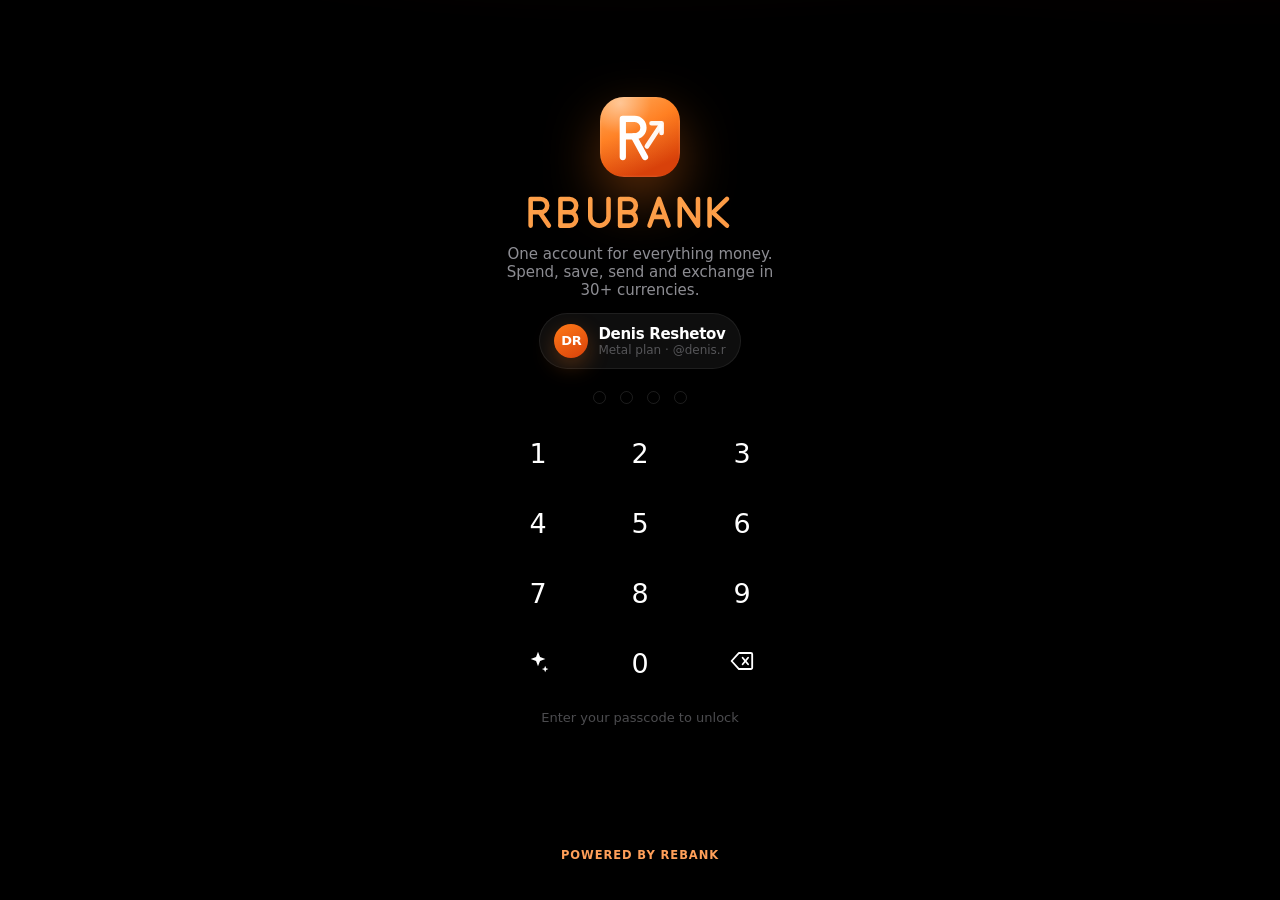
<file: index.html>
<!doctype html>
<html lang="en">
<head>
<meta charset="utf-8" />
<meta name="viewport" content="width=device-width, initial-scale=1, viewport-fit=cover, maximum-scale=1, user-scalable=no" />
<meta name="theme-color" content="#000000" />
<title>RBUBANK — one account for everything money</title>
<meta name="description" content="RBUBANK — a mobile-first neobank MVP: multi-currency accounts, instant transfers, cards, vaults, FX and analytics." />
<meta name="apple-mobile-web-app-capable" content="yes" />
<meta name="apple-mobile-web-app-status-bar-style" content="black-translucent" />
<meta name="mobile-web-app-capable" content="yes" />
<meta property="og:title" content="RBUBANK" />
<meta property="og:description" content="One account for everything money. Mobile-first neobank MVP." />
<meta property="og:type" content="website" />
<link rel="icon" href="icon.svg" type="image/svg+xml" />
<link rel="apple-touch-icon" href="icon.svg" />
<link rel="stylesheet" href="styles.css?v=12" />
</head>
<body>
  <div class="aurora" aria-hidden="true"></div>
  <div id="app">
    <main id="view" role="main"></main>
    <nav id="tabbar" class="tabbar is-hidden" aria-label="Primary"></nav>
  </div>
  <div id="sheet-root"></div>
  <div id="toast-root" aria-live="polite"></div>

  <script src="src/data.js?v=12"></script>
  <script src="src/ui.js?v=12"></script>
  <script src="src/views-money.js?v=12"></script>
  <script src="src/views-flows.js?v=12"></script>
  <script src="src/views-account.js?v=12"></script>
  <script src="src/views-receipt.js?v=12"></script>
  <script src="src/app.js?v=12"></script>
</body>
</html>
</file>
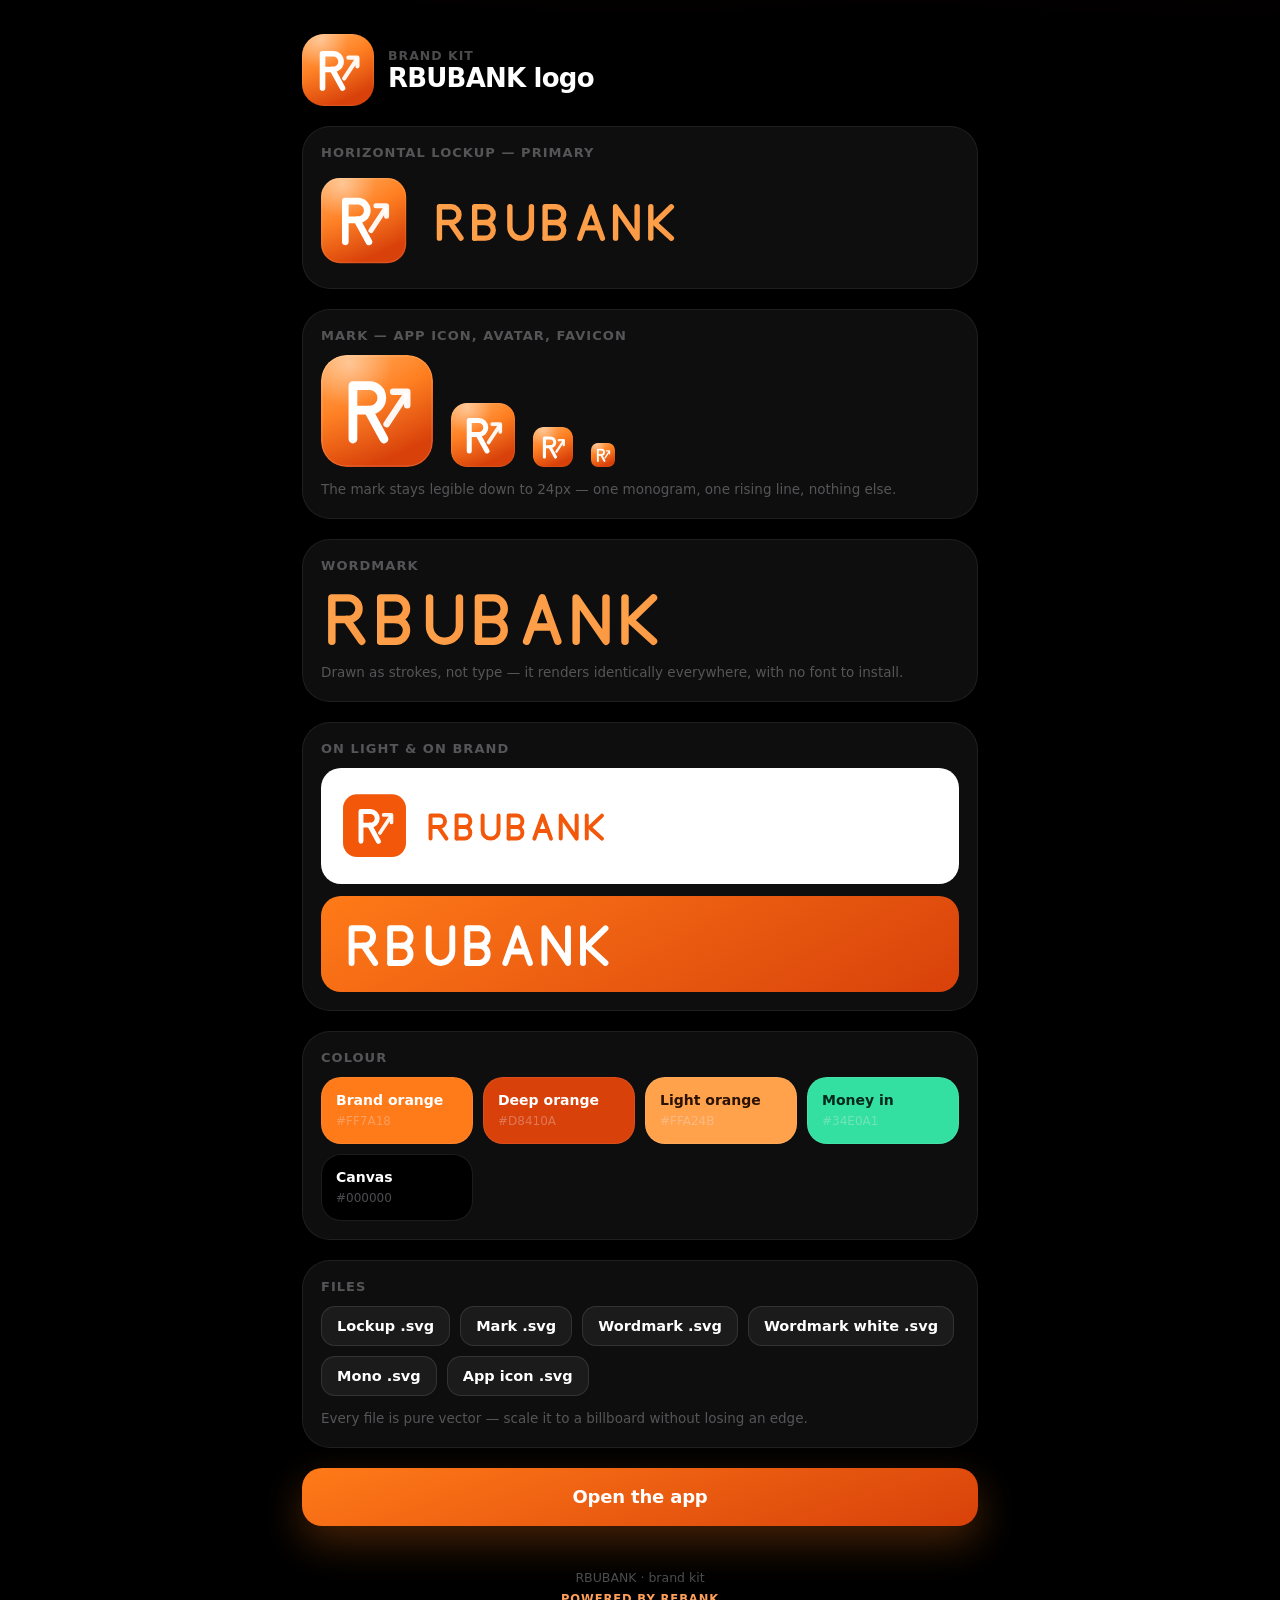
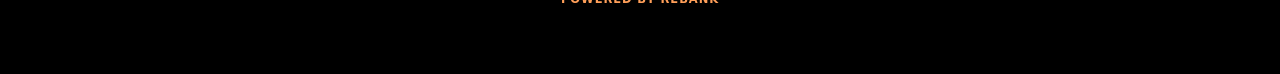
<file: brand.html>
<!doctype html>
<html lang="en">
<head>
<meta charset="utf-8" />
<meta name="viewport" content="width=device-width, initial-scale=1, viewport-fit=cover" />
<meta name="theme-color" content="#000000" />
<title>RBUBANK — logo & brand</title>
<meta name="description" content="RBUBANK logo: vector mark, wordmark, lockups and brand colours." />
<link rel="icon" href="icon.svg" type="image/svg+xml" />
<link rel="stylesheet" href="styles.css?v=12" />
<style>
  html, body { overflow: auto; height: auto; }
  .page { max-width: 720px; margin: 0 auto; padding: calc(env(safe-area-inset-top) + 34px) 22px 60px; }
  .bar { display: flex; align-items: center; gap: 14px; flex-wrap: wrap; }
  .swatch-grid { display: grid; grid-template-columns: repeat(auto-fit, minmax(132px, 1fr)); gap: 10px; }
  .swatch { border-radius: var(--radius-m); padding: 14px; border: 1px solid var(--hairline-soft); }
  .swatch b { display: block; font-size: 14px; margin-bottom: 2px; }
  .swatch span { font-size: 12px; color: var(--text-3); font-variant-numeric: tabular-nums; }
  .chip-row { display: flex; gap: 10px; flex-wrap: wrap; }
  .dl { display: inline-flex; align-items: center; gap: 8px; padding: 11px 15px; border-radius: 14px;
        background: var(--surface); border: 1px solid var(--hairline); color: var(--text);
        text-decoration: none; font-size: 14.5px; font-weight: 620; }
  .dl:hover { border-color: color-mix(in srgb, var(--accent-1) 55%, transparent); }
  .on-light { background: #fff; border-radius: var(--radius-m); padding: 22px; }
  .on-brand { background: linear-gradient(150deg, var(--accent-1), var(--accent-2)); border-radius: var(--radius-m); padding: 22px; }
  .sizes { display: flex; align-items: flex-end; gap: 18px; flex-wrap: wrap; }
  img { display: block; }
</style>
</head>
<body>
  <div class="aurora" aria-hidden="true"></div>
  <div class="page stack">
    <div class="bar">
      <img src="brand/logo-mark.svg" width="72" height="72" alt="RBUBANK" style="border-radius:22px" />
      <div>
        <div class="eyebrow">Brand kit</div>
        <h1 class="head-title" style="font-size:26px">RBUBANK logo</h1>
      </div>
    </div>

    <div class="card">
      <div class="card-title">Horizontal lockup — primary</div>
      <img src="brand/logo-horizontal.svg" style="width:100%;max-width:460px" alt="RBUBANK" />
    </div>

    <div class="card">
      <div class="card-title">Mark — app icon, avatar, favicon</div>
      <div class="sizes">
        <img src="brand/logo-mark.svg" width="112" height="112" style="border-radius:26px" alt="" />
        <img src="brand/logo-mark.svg" width="64" height="64" style="border-radius:16px" alt="" />
        <img src="brand/logo-mark.svg" width="40" height="40" style="border-radius:11px" alt="" />
        <img src="brand/logo-mark.svg" width="24" height="24" style="border-radius:7px" alt="" />
      </div>
      <div class="muted" style="font-size:13.5px;line-height:1.55;margin-top:12px">The mark stays legible down to 24px — one monogram, one rising line, nothing else.</div>
    </div>

    <div class="card">
      <div class="card-title">Wordmark</div>
      <img src="brand/logo-wordmark.svg" style="width:100%;max-width:380px" alt="RBUBANK" />
      <div class="muted" style="font-size:13.5px;line-height:1.55;margin-top:12px">Drawn as strokes, not type — it renders identically everywhere, with no font to install.</div>
    </div>

    <div class="card">
      <div class="card-title">On light & on brand</div>
      <div class="stack is-sm">
        <div class="on-light"><img src="brand/logo-horizontal-mono.svg" style="width:100%;max-width:340px" alt="RBUBANK" /></div>
        <div class="on-brand"><img src="brand/logo-wordmark-white.svg" style="width:100%;max-width:300px" alt="RBUBANK" /></div>
      </div>
    </div>

    <div class="card">
      <div class="card-title">Colour</div>
      <div class="swatch-grid">
        <div class="swatch" style="background:#FF7A18"><b>Brand orange</b><span>#FF7A18</span></div>
        <div class="swatch" style="background:#D8410A"><b>Deep orange</b><span>#D8410A</span></div>
        <div class="swatch" style="background:#FFA24B;color:#2b1204"><b>Light orange</b><span>#FFA24B</span></div>
        <div class="swatch" style="background:#34E0A1;color:#03291c"><b>Money in</b><span>#34E0A1</span></div>
        <div class="swatch" style="background:#000;border-color:var(--hairline)"><b>Canvas</b><span>#000000</span></div>
      </div>
    </div>

    <div class="card">
      <div class="card-title">Files</div>
      <div class="chip-row">
        <a class="dl" href="brand/logo-horizontal.svg" download>Lockup .svg</a>
        <a class="dl" href="brand/logo-mark.svg" download>Mark .svg</a>
        <a class="dl" href="brand/logo-wordmark.svg" download>Wordmark .svg</a>
        <a class="dl" href="brand/logo-wordmark-white.svg" download>Wordmark white .svg</a>
        <a class="dl" href="brand/logo-horizontal-mono.svg" download>Mono .svg</a>
        <a class="dl" href="icon.svg" download>App icon .svg</a>
      </div>
      <div class="muted" style="font-size:13.5px;line-height:1.55;margin-top:12px">Every file is pure vector — scale it to a billboard without losing an edge.</div>
    </div>

    <div class="actions">
      <a class="btn btn-primary" href="./" style="display:grid;place-items:center;text-decoration:none">Open the app</a>
    </div>

    <div class="footer">
      <div>RBUBANK · brand kit</div>
      <div class="footer-brand">Powered by REBANK</div>
    </div>
  </div>
</body>
</html>
</file>
<file: styles.css>
/* RBUBANK — design system.
   One layer: black canvas, oversized typography, hairline rules, a single
   accent that carries the whole product. Everything else is air.
   Derived from the BurpiOpus design code. */

:root {
  color-scheme: dark;

  --safe-top: env(safe-area-inset-top, 0px);
  --safe-bottom: env(safe-area-inset-bottom, 0px);
  --safe-left: env(safe-area-inset-left, 0px);
  --safe-right: env(safe-area-inset-right, 0px);

  --bg: #000000;
  --surface: rgba(255, 255, 255, 0.055);
  --surface-strong: rgba(255, 255, 255, 0.10);
  --hairline: rgba(255, 255, 255, 0.11);
  --hairline-soft: rgba(255, 255, 255, 0.07);

  --text: #ffffff;
  --text-2: rgba(235, 235, 245, 0.60);
  --text-3: rgba(235, 235, 245, 0.32);

  /* Brand orange, straight off the logo. Money-in stays mint and warnings
     go yellow so nothing competes with the brand colour. */
  --accent-1: #ff7a18;
  --accent-2: #d8410a;
  --accent-soft: rgba(255, 122, 24, 0.16);

  --credit: #34e0a1;
  --warn: #ffd166;
  --danger: #ff4d6d;

  --radius-l: 28px;
  --radius-m: 20px;
  --radius-s: 14px;

  --ease: cubic-bezier(0.32, 0.72, 0, 1);
  --gutter: 22px;

  --font: -apple-system, BlinkMacSystemFont, "SF Pro Display", "SF Pro Text",
    "Helvetica Neue", "Inter", system-ui, "Segoe UI", Roboto, sans-serif;
}

* {
  box-sizing: border-box;
  -webkit-tap-highlight-color: transparent;
}

html, body, #app {
  user-select: none;
  -webkit-user-select: none;
  -webkit-touch-callout: none;
}

input, textarea, select, [contenteditable="true"], .selectable {
  user-select: text;
  -webkit-user-select: text;
  -webkit-touch-callout: default;
}

html, body {
  margin: 0;
  padding: 0;
  height: 100%;
  overflow: hidden;
  background: var(--bg);
  overscroll-behavior: none;
}

body {
  font-family: var(--font);
  color: var(--text);
  -webkit-font-smoothing: antialiased;
  text-rendering: optimizeLegibility;
  font-synthesis-weight: none;
}

#app {
  position: fixed;
  inset: 0;
  display: flex;
  flex-direction: column;
  min-height: 0;
  isolation: isolate;
}

/* The aurora is the only source of colour in the background. It re-tints with
   the active screen, so each part of the app "sounds" slightly different. */
.aurora {
  position: fixed;
  inset: -25% -25% auto -25%;
  height: 76vh;
  pointer-events: none;
  z-index: 0;
  background:
    radial-gradient(58% 46% at 50% 0%, color-mix(in srgb, var(--accent-1) 32%, transparent) 0%, transparent 72%),
    radial-gradient(42% 34% at 80% 10%, color-mix(in srgb, var(--accent-2) 26%, transparent) 0%, transparent 70%);
  filter: blur(30px);
  opacity: 0.72;
  transition: background 620ms var(--ease), opacity 620ms var(--ease);
}

#view {
  position: relative;
  z-index: 1;
  flex: 1;
  min-height: 0;
  display: flex;
  flex-direction: column;
  overflow-y: auto;
  overflow-x: hidden;
  -webkit-overflow-scrolling: touch;
  padding: calc(var(--safe-top) + 14px) calc(var(--gutter) + var(--safe-right))
           30px calc(var(--gutter) + var(--safe-left));
  scrollbar-width: none;
}

#view::-webkit-scrollbar { display: none; }

.screen {
  display: flex;
  flex-direction: column;
  flex: 1;
  min-height: 0;
  gap: 20px;
  width: 100%;
  max-width: 520px;
  margin: 0 auto;
  animation: screen-in 380ms var(--ease) both;
}

/* Screen children keep their natural height: the column is a scroller,
   not a place where cards get squeezed. */
.screen > * { flex: 0 0 auto; }

@keyframes screen-in {
  from { opacity: 0; transform: translateY(14px) scale(0.986); }
  to   { opacity: 1; transform: none; }
}

/* ------------------------------------------------------------------ text */

.eyebrow {
  font-size: 12.5px;
  font-weight: 590;
  letter-spacing: 0.08em;
  text-transform: uppercase;
  color: var(--text-3);
}

.head {
  display: flex;
  align-items: flex-start;
  justify-content: space-between;
  gap: 12px;
}

.head-title {
  font-size: 30px;
  font-weight: 700;
  letter-spacing: -0.03em;
  line-height: 1.05;
  margin: 2px 0 0;
}

.section-title {
  font-size: 13px;
  font-weight: 640;
  letter-spacing: 0.08em;
  text-transform: uppercase;
  color: var(--text-3);
  margin: 0;
}

.section-head {
  display: flex;
  align-items: baseline;
  justify-content: space-between;
  gap: 10px;
}

.link {
  background: none;
  border: 0;
  padding: 0;
  font: inherit;
  font-size: 14px;
  font-weight: 620;
  color: color-mix(in srgb, var(--accent-1) 72%, white);
  cursor: pointer;
}

.muted { color: var(--text-3); }
.num { font-variant-numeric: tabular-nums; }
.credit { color: var(--credit); }

/* ------------------------------------------------------------------ chrome */

.topbar {
  display: flex;
  align-items: center;
  gap: 12px;
}

.avatar {
  width: 42px;
  height: 42px;
  border-radius: 50%;
  flex: 0 0 auto;
  display: grid;
  place-items: center;
  font-size: 16px;
  font-weight: 700;
  letter-spacing: -0.02em;
  color: #fff;
  background: linear-gradient(150deg, var(--accent-1), var(--accent-2));
  box-shadow: 0 8px 22px color-mix(in srgb, var(--accent-1) 28%, transparent);
}

.avatar.is-sm { width: 34px; height: 34px; font-size: 13px; }
.avatar.is-lg { width: 76px; height: 76px; font-size: 27px; }

.topbar-main { flex: 1; min-width: 0; }
.topbar-hello { font-size: 13px; color: var(--text-3); }
.topbar-name { font-size: 17px; font-weight: 660; letter-spacing: -0.02em; }

.icon-btn {
  width: 40px;
  height: 40px;
  flex: 0 0 auto;
  border-radius: 50%;
  display: grid;
  place-items: center;
  background: var(--surface);
  border: 1px solid var(--hairline-soft);
  color: var(--text);
  cursor: pointer;
  position: relative;
  transition: transform 180ms var(--ease), background 200ms var(--ease);
}
.icon-btn:active { transform: scale(0.92); }
.icon-btn svg { width: 20px; height: 20px; }

.icon-btn .dot {
  position: absolute;
  top: 8px; right: 9px;
  width: 8px; height: 8px;
  border-radius: 50%;
  background: var(--accent-1);
  border: 2px solid #000;
}

.back-btn {
  align-self: flex-start;
  display: inline-flex;
  align-items: center;
  gap: 6px;
  padding: 7px 14px 7px 9px;
  border-radius: 999px;
  background: var(--surface);
  border: 1px solid var(--hairline-soft);
  color: var(--text-2);
  font: inherit;
  font-size: 14px;
  font-weight: 620;
  cursor: pointer;
}
.back-btn:active { transform: scale(0.95); }
.back-btn svg { width: 16px; height: 16px; }

/* ------------------------------------------------------------------ pills */

.pill-row { display: flex; gap: 8px; flex-wrap: wrap; }

.pill {
  display: inline-flex;
  align-items: center;
  gap: 6px;
  padding: 7px 13px;
  border-radius: 999px;
  background: var(--surface);
  border: 1px solid var(--hairline-soft);
  font-size: 13.5px;
  font-weight: 620;
  letter-spacing: -0.01em;
  white-space: nowrap;
  color: var(--text);
  cursor: pointer;
  font-family: inherit;
  backdrop-filter: blur(20px) saturate(140%);
  -webkit-backdrop-filter: blur(20px) saturate(140%);
  transition: background 220ms var(--ease), border-color 220ms var(--ease), color 220ms var(--ease);
}
.pill.is-static { cursor: default; }
.pill.is-muted { color: var(--text-2); }
.pill.is-on {
  background: color-mix(in srgb, var(--accent-1) 20%, transparent);
  border-color: color-mix(in srgb, var(--accent-1) 55%, transparent);
  color: #fff;
}
.pill.is-good { color: var(--credit); border-color: color-mix(in srgb, var(--credit) 34%, transparent); }
.pill.is-accent { color: color-mix(in srgb, var(--accent-1) 80%, white); }
.pill:active { transform: scale(0.96); }

.scroll-row {
  display: flex;
  gap: 8px;
  overflow-x: auto;
  scrollbar-width: none;
  margin: 0 calc(var(--gutter) * -1);
  padding: 2px var(--gutter);
}
.scroll-row::-webkit-scrollbar { display: none; }
.scroll-row > * { flex: 0 0 auto; }

/* ------------------------------------------------------------------ hero */

.hero {
  display: flex;
  flex-direction: column;
  gap: 2px;
  padding: 4px 0 0;
}

.hero-label {
  font-size: 12.5px;
  font-weight: 640;
  letter-spacing: 0.14em;
  text-transform: uppercase;
  color: color-mix(in srgb, var(--accent-1) 78%, white);
}

.hero-number {
  font-size: clamp(46px, 13.5vw, 66px);
  font-weight: 700;
  line-height: 1.02;
  letter-spacing: -0.045em;
  font-variant-numeric: tabular-nums;
  background: linear-gradient(178deg, #ffffff 10%, color-mix(in srgb, var(--accent-1) 55%, #ffffff) 100%);
  -webkit-background-clip: text;
  background-clip: text;
  color: transparent;
  filter: drop-shadow(0 12px 40px color-mix(in srgb, var(--accent-1) 22%, transparent));
}
.hero-number .cents { font-size: 0.52em; letter-spacing: -0.02em; }
.hero-number .cur { font-size: 0.5em; color: var(--text-3); -webkit-text-fill-color: currentColor; margin-left: 6px; }

.hero-note { font-size: 14px; color: var(--text-3); margin-top: 4px; }

/* --------------------------------------------------------------- cards */

.card {
  background: var(--surface);
  border: 1px solid var(--hairline-soft);
  border-radius: var(--radius-l);
  padding: 18px;
  backdrop-filter: blur(24px) saturate(150%);
  -webkit-backdrop-filter: blur(24px) saturate(150%);
}

.card.is-tight { padding: 14px 16px; }
.card.is-flat { background: transparent; border-color: var(--hairline-soft); }

.card-title {
  font-size: 13px;
  font-weight: 640;
  letter-spacing: 0.08em;
  text-transform: uppercase;
  color: var(--text-3);
  margin: 0 0 12px;
}

.stack { display: flex; flex-direction: column; gap: 20px; }
.stack.is-sm { gap: 12px; }
.spacer { flex: 1; min-height: 8px; }

/* --------------------------------------------------------------- buttons */

.btn {
  appearance: none;
  border: 0;
  font-family: inherit;
  cursor: pointer;
  transition: transform 180ms var(--ease), opacity 180ms var(--ease),
              background 220ms var(--ease), border-color 220ms var(--ease);
}
.btn:active { transform: scale(0.965); }
.btn:disabled { opacity: 0.38; cursor: default; }
.btn:disabled:active { transform: none; }

.btn-primary {
  width: 100%;
  min-height: 58px;
  border-radius: 20px;
  background: linear-gradient(160deg, var(--accent-1), var(--accent-2));
  color: #fff;
  font-size: 18px;
  font-weight: 680;
  letter-spacing: -0.01em;
  box-shadow: 0 16px 40px color-mix(in srgb, var(--accent-1) 28%, transparent);
}

.btn-ghost {
  width: 100%;
  min-height: 52px;
  border-radius: 18px;
  background: var(--surface);
  border: 1px solid var(--hairline);
  color: var(--text);
  font-size: 16.5px;
  font-weight: 640;
}

.btn-danger { color: var(--danger); }

.actions { display: flex; flex-direction: column; gap: 10px; }

/* ------------------------------------------------------- quick actions */

.quick-grid {
  display: grid;
  grid-template-columns: repeat(4, 1fr);
  gap: 8px;
}

.quick {
  display: flex;
  flex-direction: column;
  align-items: center;
  gap: 8px;
  padding: 14px 4px 12px;
  border-radius: var(--radius-m);
  background: var(--surface);
  border: 1px solid var(--hairline-soft);
  color: var(--text);
  font-family: inherit;
  cursor: pointer;
  transition: transform 180ms var(--ease), background 220ms var(--ease);
}
.quick:active { transform: scale(0.95); background: var(--surface-strong); }
.quick svg { width: 22px; height: 22px; color: color-mix(in srgb, var(--accent-1) 85%, white); }
.quick-label { font-size: 11.5px; font-weight: 620; letter-spacing: -0.01em; color: var(--text-2); }

/* --------------------------------------------------------------- rows */

.rows { display: flex; flex-direction: column; }

.row {
  display: flex;
  align-items: center;
  gap: 12px;
  min-height: 56px;
  padding: 11px 0;
  border-bottom: 1px solid var(--hairline-soft);
  background: none;
  border-left: 0; border-right: 0; border-top: 0;
  color: var(--text);
  font-family: inherit;
  text-align: left;
  width: 100%;
}
.row:last-child { border-bottom: 0; }
button.row { cursor: pointer; transition: opacity 160ms var(--ease); }
button.row:active { opacity: 0.55; }

.row-main { flex: 1; min-width: 0; }
.row-title {
  font-size: 16px;
  font-weight: 620;
  letter-spacing: -0.015em;
  white-space: nowrap;
  overflow: hidden;
  text-overflow: ellipsis;
  display: flex;
  align-items: center;
  min-width: 0;
}

/* Only the name truncates — a badge next to it must always stay readable. */
.row-title .title-text { overflow: hidden; text-overflow: ellipsis; white-space: nowrap; min-width: 0; }
.row-title .tag { flex: 0 0 auto; }
.row-sub {
  font-size: 13px;
  color: var(--text-3);
  margin-top: 2px;
  white-space: nowrap;
  overflow: hidden;
  text-overflow: ellipsis;
}
.row-value { font-size: 16px; font-weight: 620; font-variant-numeric: tabular-nums; letter-spacing: -0.015em; }
.row-value-sub { font-size: 12.5px; color: var(--text-3); margin-top: 2px; text-align: right; }
.row-end { display: flex; flex-direction: column; align-items: flex-end; flex: 0 0 auto; }
.row-chev { color: var(--text-3); flex: 0 0 auto; }
.row-chev svg { width: 18px; height: 18px; display: block; }

/* Merchant / counterparty glyph */
.glyph {
  width: 44px;
  height: 44px;
  border-radius: 14px;
  flex: 0 0 auto;
  display: grid;
  place-items: center;
  font-size: 15px;
  font-weight: 680;
  letter-spacing: -0.02em;
  background: var(--surface-strong);
  border: 1px solid var(--hairline-soft);
  color: var(--text);
}
.glyph svg { width: 20px; height: 20px; }
.glyph.is-credit { background: color-mix(in srgb, var(--credit) 18%, transparent); border-color: color-mix(in srgb, var(--credit) 32%, transparent); color: var(--credit); }
.glyph.is-accent { background: var(--accent-soft); border-color: color-mix(in srgb, var(--accent-1) 34%, transparent); color: color-mix(in srgb, var(--accent-1) 82%, white); }
.glyph.is-warn { background: color-mix(in srgb, var(--warn) 16%, transparent); border-color: color-mix(in srgb, var(--warn) 30%, transparent); color: var(--warn); }
.glyph.is-round { border-radius: 50%; }

.status-dot {
  display: inline-block;
  width: 6px; height: 6px;
  border-radius: 50%;
  margin-right: 5px;
  vertical-align: middle;
  background: var(--warn);
}

.day-head {
  font-size: 12.5px;
  font-weight: 620;
  letter-spacing: 0.06em;
  text-transform: uppercase;
  color: var(--text-3);
  padding: 16px 0 6px;
}

/* --------------------------------------------------------------- bank card */

.bankcard {
  position: relative;
  border-radius: 24px;
  padding: 20px;
  min-height: 196px;
  display: flex;
  flex-direction: column;
  justify-content: space-between;
  overflow: hidden;
  border: 1px solid var(--hairline);
  background:
    radial-gradient(120% 90% at 12% 4%, rgba(255,255,255,0.16) 0%, transparent 58%),
    linear-gradient(152deg, #4a2409 0%, #23100a 52%, #080403 100%);
  box-shadow: 0 24px 60px rgba(0,0,0,0.55);
  transition: opacity 300ms var(--ease), filter 300ms var(--ease);
}
.bankcard.is-metal {
  background:
    radial-gradient(120% 90% at 12% 4%, rgba(255,255,255,0.22) 0%, transparent 55%),
    linear-gradient(152deg, #4a4f5c 0%, #21242c 55%, #0b0c10 100%);
}
.bankcard.is-frozen { filter: saturate(0.25) brightness(0.72); }
.bankcard-top { display: flex; align-items: flex-start; justify-content: space-between; }
.bankcard-brand { font-size: 15px; font-weight: 760; letter-spacing: 0.16em; }
.bankcard-kind { font-size: 11.5px; font-weight: 620; letter-spacing: 0.1em; text-transform: uppercase; color: var(--text-2); margin-top: 3px; }
.bankcard-chip {
  width: 38px; height: 28px; border-radius: 7px;
  background: linear-gradient(140deg, #e8d8a6, #b99b4f);
  opacity: 0.9;
}
.bankcard-num { font-size: 19px; font-weight: 620; letter-spacing: 0.12em; font-variant-numeric: tabular-nums; }
.bankcard-bottom { display: flex; align-items: flex-end; justify-content: space-between; gap: 12px; }
.bankcard-holder { font-size: 12.5px; letter-spacing: 0.08em; text-transform: uppercase; color: var(--text-2); }
.bankcard-meta { font-size: 12.5px; color: var(--text-2); font-variant-numeric: tabular-nums; }
.bankcard-net { font-size: 14px; font-weight: 700; letter-spacing: 0.05em; }
.bankcard-frozen-tag {
  position: absolute;
  inset: auto 0 50% 0;
  text-align: center;
  font-size: 13px;
  font-weight: 700;
  letter-spacing: 0.2em;
  text-transform: uppercase;
  color: #fff;
}

/* --------------------------------------------------------------- charts */

.chart {
  display: grid;
  grid-auto-flow: column;
  grid-auto-columns: 1fr;
  align-items: end;
  gap: 5px;
  height: 132px;
}
.chart-col { display: flex; flex-direction: column; align-items: center; gap: 6px; height: 100%; justify-content: flex-end; }
.chart-stack { display: flex; flex-direction: column; justify-content: flex-end; gap: 3px; width: 100%; height: 100%; }
.chart-bar {
  width: 100%;
  border-radius: 5px;
  background: linear-gradient(180deg, var(--accent-1), var(--accent-2));
  min-height: 3px;
  transition: height 500ms var(--ease);
}
.chart-bar.is-credit { background: linear-gradient(180deg, var(--credit), #17a175); }
.chart-bar.is-ghost { background: rgba(255,255,255,0.13); }
.chart-x { font-size: 10px; color: var(--text-3); letter-spacing: 0.02em; }
.chart-legend { display: flex; gap: 14px; font-size: 12.5px; color: var(--text-2); }
.legend-key { display: inline-flex; align-items: center; gap: 6px; }
.legend-swatch { width: 9px; height: 9px; border-radius: 3px; }

.bar-line { display: flex; flex-direction: column; gap: 9px; }
.bar-item { display: flex; align-items: center; gap: 11px; }
.bar-track { flex: 1; height: 7px; border-radius: 999px; background: rgba(255,255,255,0.08); overflow: hidden; }
.bar-fill { height: 100%; border-radius: 999px; background: linear-gradient(90deg, var(--accent-1), var(--accent-2)); }
.bar-name { font-size: 14.5px; font-weight: 600; min-width: 92px; }
.bar-val { font-size: 14px; color: var(--text-2); font-variant-numeric: tabular-nums; min-width: 66px; text-align: right; }

.stat-grid { display: grid; grid-template-columns: 1fr 1fr; gap: 10px; }
.stat {
  padding: 14px 15px;
  border-radius: var(--radius-m);
  background: var(--surface);
  border: 1px solid var(--hairline-soft);
}
.stat-label { font-size: 12px; font-weight: 600; letter-spacing: 0.05em; text-transform: uppercase; color: var(--text-3); }
.stat-value { font-size: 22px; font-weight: 700; letter-spacing: -0.03em; font-variant-numeric: tabular-nums; margin-top: 5px; }
.stat-sub { font-size: 12.5px; color: var(--text-3); margin-top: 3px; }

/* --------------------------------------------------------------- inputs */

.field { display: flex; flex-direction: column; gap: 7px; }
.field-label { font-size: 12.5px; font-weight: 620; letter-spacing: 0.05em; text-transform: uppercase; color: var(--text-3); }
.input {
  width: 100%;
  min-height: 52px;
  padding: 14px 16px;
  border-radius: 16px;
  background: var(--surface);
  border: 1px solid var(--hairline);
  color: var(--text);
  font-family: inherit;
  font-size: 16px;
  outline: none;
  transition: border-color 200ms var(--ease);
}
.input::placeholder { color: var(--text-3); }
.input:focus { border-color: color-mix(in srgb, var(--accent-1) 60%, transparent); }

.search {
  display: flex;
  align-items: center;
  gap: 10px;
  padding: 0 14px;
  border-radius: 16px;
  background: var(--surface);
  border: 1px solid var(--hairline-soft);
}
.search svg { width: 18px; height: 18px; color: var(--text-3); flex: 0 0 auto; }
.search input {
  flex: 1;
  min-height: 48px;
  background: none;
  border: 0;
  outline: none;
  color: var(--text);
  font-family: inherit;
  font-size: 16px;
}
.search input::placeholder { color: var(--text-3); }

.switch {
  position: relative;
  width: 51px;
  height: 31px;
  border-radius: 999px;
  background: rgba(255, 255, 255, 0.16);
  border: 0;
  flex: 0 0 auto;
  cursor: pointer;
  transition: background 260ms var(--ease);
}
.switch::after {
  content: "";
  position: absolute;
  top: 2px; left: 2px;
  width: 27px; height: 27px;
  border-radius: 50%;
  background: #fff;
  transition: transform 260ms var(--ease);
}
.switch.is-on { background: linear-gradient(160deg, var(--accent-1), var(--accent-2)); }
.switch.is-on::after { transform: translateX(20px); }

/* --------------------------------------------------------------- amount pad */

.amount-view { text-align: center; padding: 10px 0 4px; }
.amount-value {
  font-size: clamp(48px, 15vw, 72px);
  font-weight: 700;
  letter-spacing: -0.045em;
  font-variant-numeric: tabular-nums;
  line-height: 1.05;
}
.amount-value .dim { color: var(--text-3); }
.amount-sub { font-size: 14px; color: var(--text-3); margin-top: 6px; }

.keypad {
  display: grid;
  grid-template-columns: repeat(3, 1fr);
  gap: 6px;
}
.key {
  height: 64px;
  border-radius: 18px;
  background: transparent;
  border: 0;
  color: var(--text);
  font-family: inherit;
  font-size: 27px;
  font-weight: 500;
  font-variant-numeric: tabular-nums;
  cursor: pointer;
  transition: background 160ms var(--ease), transform 160ms var(--ease);
}
.key:active { background: var(--surface-strong); transform: scale(0.94); }
.key svg { width: 26px; height: 26px; }

.dots { display: flex; gap: 14px; justify-content: center; padding: 8px 0 4px; }
.dot-cell {
  width: 13px; height: 13px;
  border-radius: 50%;
  border: 1.5px solid var(--hairline);
  transition: background 200ms var(--ease), border-color 200ms var(--ease), transform 200ms var(--ease);
}
.dot-cell.is-on {
  background: linear-gradient(160deg, var(--accent-1), var(--accent-2));
  border-color: transparent;
  transform: scale(1.14);
}

@keyframes shake {
  0%, 100% { transform: translateX(0); }
  20% { transform: translateX(-9px); }
  45% { transform: translateX(8px); }
  70% { transform: translateX(-5px); }
}
.is-shaking { animation: shake 420ms var(--ease); }

/* --------------------------------------------------------------- login */

.login {
  align-items: center;
  justify-content: center;
  text-align: center;
  gap: 14px;
}
.logo-mark {
  width: 80px; height: 80px;
  border-radius: 24px;
  display: block;
  box-shadow: 0 22px 54px color-mix(in srgb, var(--accent-1) 36%, transparent);
}
.logo-word { width: 232px; max-width: 62vw; display: block; }
.wordmark { font-size: 30px; font-weight: 780; letter-spacing: 0.14em; }
.tagline { font-size: 15px; color: var(--text-2); max-width: 280px; }

/* --------------------------------------------------------------- sheet */

.sheet-backdrop {
  position: fixed;
  inset: 0;
  z-index: 60;
  background: rgba(0, 0, 0, 0.62);
  backdrop-filter: blur(6px);
  -webkit-backdrop-filter: blur(6px);
  animation: fade-in 220ms var(--ease) both;
  display: flex;
  align-items: flex-end;
  justify-content: center;
}
@keyframes fade-in { from { opacity: 0; } to { opacity: 1; } }

.sheet {
  width: 100%;
  max-width: 520px;
  max-height: 86vh;
  overflow-y: auto;
  scrollbar-width: none;
  background: #0b0b0f;
  border: 1px solid var(--hairline);
  border-bottom: 0;
  border-radius: 30px 30px 0 0;
  padding: 10px calc(var(--gutter) + var(--safe-right)) calc(var(--safe-bottom) + 22px)
           calc(var(--gutter) + var(--safe-left));
  animation: sheet-in 340ms var(--ease) both;
}
.sheet::-webkit-scrollbar { display: none; }
@keyframes sheet-in { from { transform: translateY(28px); opacity: 0; } to { transform: none; opacity: 1; } }

.sheet-grab {
  width: 38px; height: 4px;
  border-radius: 999px;
  background: rgba(255,255,255,0.2);
  margin: 4px auto 14px;
}
.sheet-title { font-size: 22px; font-weight: 700; letter-spacing: -0.03em; margin: 0 0 4px; }
.sheet-sub { font-size: 14px; color: var(--text-2); margin: 0 0 16px; }

/* --------------------------------------------------------------- toast */

#toast-root {
  position: fixed;
  left: 0; right: 0;
  bottom: calc(var(--safe-bottom) + 96px);
  z-index: 80;
  display: flex;
  flex-direction: column;
  align-items: center;
  gap: 8px;
  pointer-events: none;
  padding: 0 var(--gutter);
}
.toast {
  max-width: 460px;
  width: 100%;
  padding: 13px 16px;
  border-radius: 18px;
  background: rgba(22, 22, 27, 0.92);
  border: 1px solid var(--hairline);
  backdrop-filter: blur(24px) saturate(160%);
  -webkit-backdrop-filter: blur(24px) saturate(160%);
  box-shadow: 0 18px 44px rgba(0,0,0,0.5);
  animation: toast-in 300ms var(--ease) both;
}
@keyframes toast-in { from { opacity: 0; transform: translateY(14px); } to { opacity: 1; transform: none; } }
.toast.is-out { animation: toast-out 240ms var(--ease) both; }
@keyframes toast-out { to { opacity: 0; transform: translateY(10px); } }
.toast-title { font-size: 15px; font-weight: 680; letter-spacing: -0.01em; }
.toast-sub { font-size: 13px; color: var(--text-2); margin-top: 1px; }

/* --------------------------------------------------------------- tab bar */

.tabbar {
  position: relative;
  z-index: 10;
  flex: 0 0 auto;
  display: grid;
  grid-template-columns: repeat(5, 1fr);
  gap: 2px;
  padding: 8px calc(var(--gutter) + var(--safe-right)) calc(var(--safe-bottom) + 8px)
           calc(var(--gutter) + var(--safe-left));
  border-top: 1px solid var(--hairline-soft);
  background: rgba(8, 8, 10, 0.74);
  backdrop-filter: blur(30px) saturate(180%);
  -webkit-backdrop-filter: blur(30px) saturate(180%);
}
.tab {
  appearance: none;
  border: 0;
  background: transparent;
  color: var(--text-3);
  font-family: inherit;
  display: flex;
  flex-direction: column;
  align-items: center;
  gap: 3px;
  padding: 6px 2px;
  cursor: pointer;
  transition: color 220ms var(--ease), transform 160ms var(--ease);
}
.tab svg { width: 24px; height: 24px; }
.tab-label { font-size: 10px; font-weight: 620; letter-spacing: 0.01em; }
.tab.is-on { color: #fff; }
.tab.is-on svg { filter: drop-shadow(0 0 10px color-mix(in srgb, var(--accent-1) 55%, transparent)); }
.tab:active { transform: scale(0.93); }
.tabbar.is-hidden { display: none; }

/* --------------------------------------------------------------- success */

.success-mark {
  width: 104px; height: 104px;
  border-radius: 50%;
  display: grid;
  place-items: center;
  margin: 0 auto;
  background: color-mix(in srgb, var(--credit) 16%, transparent);
  border: 1.5px solid color-mix(in srgb, var(--credit) 46%, transparent);
  color: var(--credit);
  animation: pop 460ms var(--ease) both;
}
.success-mark svg { width: 46px; height: 46px; }
@keyframes pop { from { transform: scale(0.6); opacity: 0; } to { transform: none; opacity: 1; } }


/* ---------------------------------------------------- segmented control */

.segmented {
  display: grid;
  grid-auto-flow: column;
  grid-auto-columns: 1fr;
  gap: 3px;
  padding: 3px;
  border-radius: 14px;
  background: var(--surface);
  border: 1px solid var(--hairline-soft);
}

.segment {
  appearance: none;
  border: 0;
  background: transparent;
  color: var(--text-2);
  font-family: inherit;
  font-size: 13.5px;
  font-weight: 640;
  letter-spacing: 0.01em;
  padding: 9px 4px;
  border-radius: 11px;
  cursor: pointer;
  transition: background 220ms var(--ease), color 220ms var(--ease);
}

.segment.is-on {
  background: color-mix(in srgb, var(--accent-1) 24%, transparent);
  color: #fff;
  box-shadow: inset 0 0 0 1px color-mix(in srgb, var(--accent-1) 44%, transparent);
}

.segment:active { transform: scale(0.96); }

/* A declined payment stays visible but reads as something that never happened. */
.is-void { text-decoration: line-through; opacity: 0.55; }
.is-bad { color: var(--danger); }
.status-dot.is-bad { background: var(--danger); }


/* ------------------------------------------------------------- salary tag */

/* A quiet grey label. Salary is worth naming in the list, not decorating. */
.tag {
  display: inline-block;
  margin-left: 6px;
  padding: 2px 6px;
  border-radius: 5px;
  font-size: 10px;
  font-weight: 660;
  letter-spacing: 0.08em;
  text-transform: uppercase;
  vertical-align: middle;
  color: var(--text-3);
  background: var(--surface);
  border: 1px solid var(--hairline-soft);
}

/* ---------------------------------------------------------------- loading */

.loading-note {
  display: flex;
  align-items: center;
  gap: 9px;
  font-size: 13.5px;
  color: var(--text-3);
  padding: 4px 0 10px;
}

.spinner {
  width: 15px;
  height: 15px;
  border-radius: 50%;
  border: 2px solid rgba(255, 255, 255, 0.16);
  border-top-color: var(--accent-1);
  animation: spin 720ms linear infinite;
}

@keyframes spin { to { transform: rotate(360deg); } }

.skeleton-row {
  display: flex;
  align-items: center;
  gap: 12px;
  min-height: 56px;
  padding: 11px 0;
  border-bottom: 1px solid var(--hairline-soft);
}

.sk-main { flex: 1; display: flex; flex-direction: column; gap: 8px; }

.sk {
  background: linear-gradient(90deg, rgba(255,255,255,0.05) 0%, rgba(255,255,255,0.11) 50%, rgba(255,255,255,0.05) 100%);
  background-size: 220% 100%;
  animation: shimmer 1.25s var(--ease) infinite;
  border-radius: 8px;
}

@keyframes shimmer {
  from { background-position: 140% 0; }
  to { background-position: -40% 0; }
}

.sk-glyph { width: 44px; height: 44px; border-radius: 14px; flex: 0 0 auto; }
.sk-line { height: 12px; }
.sk-line.is-thin { height: 9px; opacity: 0.7; }
.sk-amount { width: 74px; height: 15px; flex: 0 0 auto; }
.sk-value { height: 22px; width: 70%; margin-top: 8px; }

/* ---------------------------------------------------------------- receipt */

.receipt-head { display: flex; align-items: center; justify-content: space-between; }

.receipt {
  position: relative;
  border-radius: 22px;
  padding: 22px 20px 18px;
  background:
    radial-gradient(120% 60% at 50% 0%, rgba(255,255,255,0.07) 0%, transparent 60%),
    #0d0d12;
  border: 1px solid var(--hairline);
  box-shadow: 0 26px 60px rgba(0,0,0,0.55);
  overflow: hidden;
}

.receipt-top { display: flex; align-items: flex-start; justify-content: space-between; gap: 12px; }
.receipt-brand { font-size: 15px; font-weight: 780; letter-spacing: 0.16em; display: flex; align-items: center; gap: 9px; }
.receipt-logo { width: 26px; height: 26px; border-radius: 8px; display: block; }
.receipt-kind { font-size: 12px; color: var(--text-3); margin-top: 3px; letter-spacing: 0.02em; }

/* The stamp is angled the way a teller's stamp lands on paper. */
.receipt-stamp {
  transform: rotate(-6deg);
  padding: 6px 12px;
  border-radius: 8px;
  font-size: 11.5px;
  font-weight: 780;
  letter-spacing: 0.14em;
  text-transform: uppercase;
  border: 2px solid currentColor;
  opacity: 0.92;
}
.receipt-stamp.is-ok { color: var(--credit); }
.receipt-stamp.is-hold { color: var(--warn); }
.receipt-stamp.is-bad { color: var(--danger); }

.receipt-hero { text-align: center; padding: 20px 0 16px; display: flex; flex-direction: column; align-items: center; gap: 8px; }
.glyph.is-lg { width: 56px; height: 56px; border-radius: 18px; }
.glyph.is-lg svg { width: 26px; height: 26px; }
.receipt-amount { font-size: 40px; font-weight: 700; letter-spacing: -0.04em; font-variant-numeric: tabular-nums; }
.receipt-sub { font-size: 15px; font-weight: 620; color: var(--text-2); }
.receipt-date { font-size: 13px; color: var(--text-3); }

/* Torn paper edge, drawn with a repeating conic mask. */
.tear {
  height: 12px;
  margin: 4px -20px;
  background: repeating-linear-gradient(
    -45deg,
    var(--hairline) 0 1px,
    transparent 1px 8px
  );
  border-top: 1px dashed var(--hairline);
  border-bottom: 0;
}
.tear.is-bottom { border-top: 1px dashed var(--hairline); }

.receipt-block { padding: 14px 0 4px; border-bottom: 1px solid var(--hairline-soft); }
.receipt-block:last-of-type { border-bottom: 0; }
.receipt-block-title {
  font-size: 11.5px;
  font-weight: 660;
  letter-spacing: 0.1em;
  text-transform: uppercase;
  color: var(--text-3);
  margin-bottom: 10px;
}

.receipt-line {
  display: flex;
  align-items: baseline;
  justify-content: space-between;
  gap: 14px;
  padding: 7px 0;
}
.receipt-label { font-size: 13.5px; color: var(--text-3); flex: 0 0 auto; }
.receipt-value {
  font-size: 14.5px;
  font-weight: 600;
  text-align: right;
  font-variant-numeric: tabular-nums;
  word-break: break-word;
}
.receipt-line.is-strong { border-top: 1px solid var(--hairline); margin-top: 6px; padding-top: 12px; }
.receipt-line.is-strong .receipt-label { color: var(--text); font-weight: 640; }
.receipt-line.is-strong .receipt-value { font-size: 19px; font-weight: 720; }

.receipt-foot { padding-top: 16px; display: flex; flex-direction: column; align-items: center; gap: 10px; }
.barcode { display: flex; align-items: flex-end; justify-content: center; gap: 2px; flex-wrap: wrap; height: 46px; }
.barcode .bar { display: block; height: 34px; background: var(--text); border-radius: 1px; }
.barcode-text {
  width: 100%;
  text-align: center;
  font-size: 11px;
  letter-spacing: 0.22em;
  color: var(--text-3);
  margin-top: 6px;
}
.receipt-legal { font-size: 11.5px; line-height: 1.5; color: var(--text-3); text-align: center; }

/* --------------------------------------------------------------- footer */



.footer {
  text-align: center;
  font-size: 12.5px;
  color: var(--text-3);
  padding: 22px 0 6px;
  line-height: 1.6;
}
.footer a { color: color-mix(in srgb, var(--accent-1) 76%, white); text-decoration: none; font-weight: 620; }
.footer a:hover { text-decoration: underline; }

.footer-brand {
  margin-top: 2px;
  font-weight: 660;
  letter-spacing: 0.08em;
  text-transform: uppercase;
  font-size: 11.5px;
  color: color-mix(in srgb, var(--accent-1) 72%, white);
}

.demo-note {
  font-size: 12.5px;
  color: var(--text-3);
  line-height: 1.5;
  padding: 12px 14px;
  border-radius: var(--radius-s);
  border: 1px dashed var(--hairline);
}

@media (prefers-reduced-motion: reduce) {
  *, *::before, *::after {
    animation-duration: 0.001ms !important;
    animation-iteration-count: 1 !important;
    transition-duration: 0.001ms !important;
  }
}

/* Statement print view */
@media print {
  .aurora, .tabbar, .icon-btn, .back-btn { display: none !important; }
  html, body, #app, #view { position: static; overflow: visible; height: auto; background: #fff; color: #000; }
  .card, .row { border-color: #ddd; background: none; }
}
</file>
